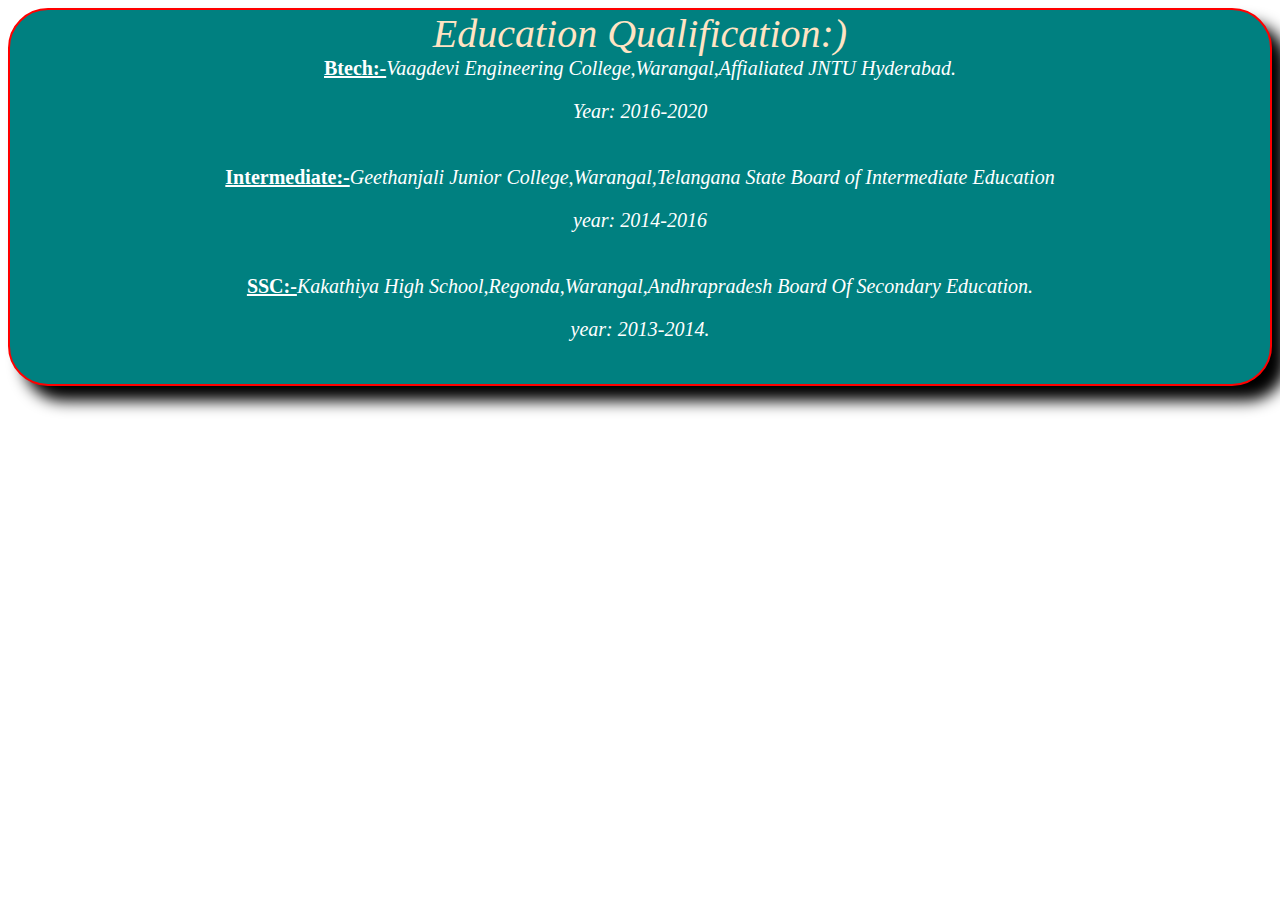
<file: education.html>
<html>
<head>
  <link rel="stylesheet" href="style.css">
</head>
<body>
  <div class="container">
     <div class="row">
        <div class="col-md-10" id="edu"><i>Education Qualification:)</i><br>
          <div class="edu1">
            <b style="text-decoration: underline;">Btech:-</b><i>Vaagdevi Engineering College,Warangal,Affialiated JNTU Hyderabad.<p>Year: 2016-2020</p></i><br>
              <b style="text-decoration: underline;">Intermediate:-</b><i>Geethanjali Junior College,Warangal,Telangana State Board of Intermediate Education<p>year: 2014-2016</p></i><br>
              <b style="text-decoration: underline;">SSC:-</b><i>Kakathiya High School,Regonda,Warangal,Andhrapradesh Board Of Secondary Education.<p>year: 2013-2014.</p></i><br>
          </div>
        </div>
     </div>
    </div>    

</body>
</html>
</file>
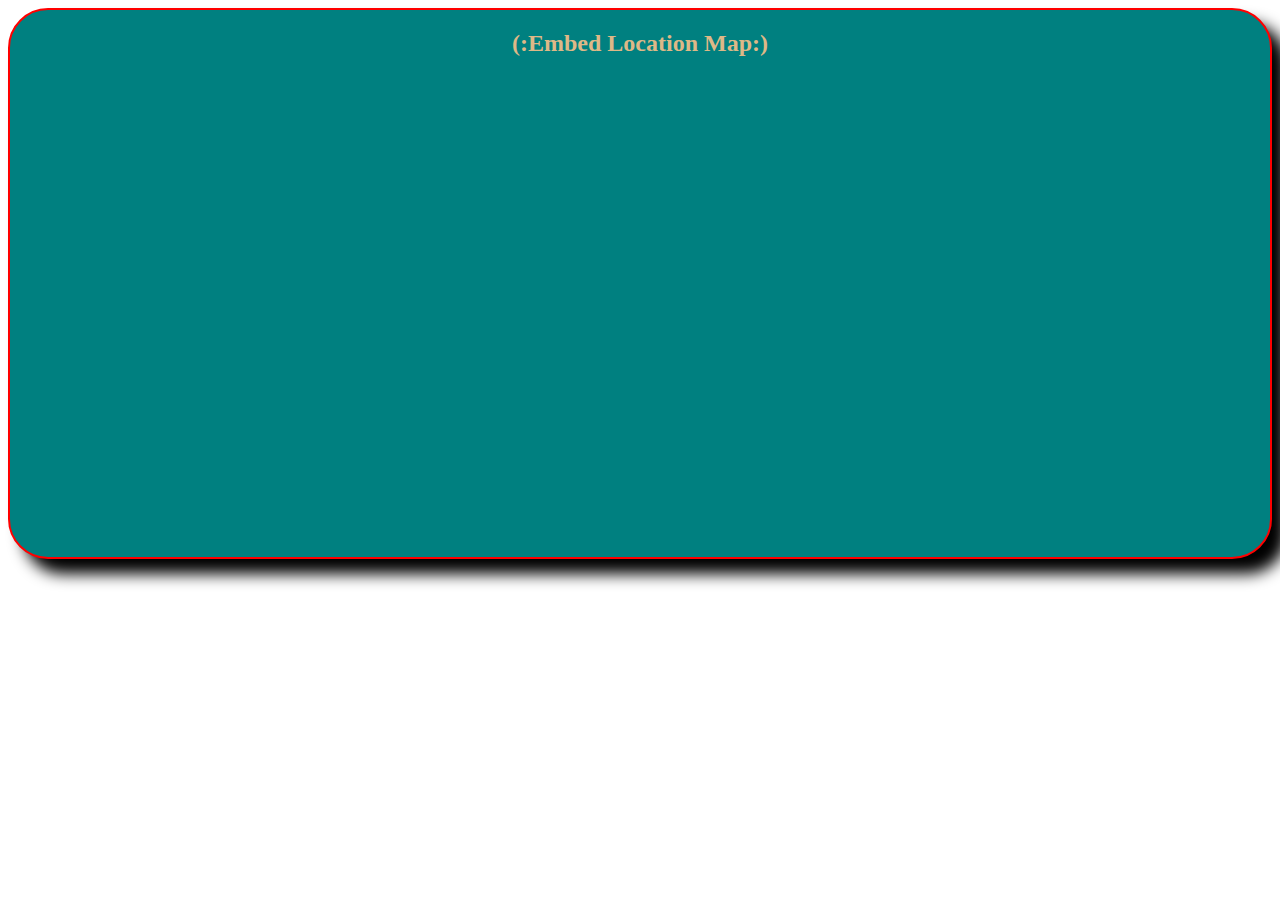
<file: location.html>
<html>
<head>
  <link rel="stylesheet" href="style.css">  
</head>
<body>
   <div class="container">
       <div class="row">
         <div class="col-md-11">
             <h2 style="font-family: cursive; color: burlywood; text-align: center;">(:Embed Location Map:)</h2>
            <iframe src="https://www.google.com/maps/embed?pb=!1m18!1m12!1m3!1d121838.24120183625!2d78.37585368647572!3d17.390417423800752!2m3!1f0!2f0!3f0!3m2!1i1024!2i768!4f13.1!3m3!1m2!1s0x3bcb99daeaebd2c7%3A0x8bdfcb9125972333!2sHyderabad%2C%20Telangana!5e0!3m2!1sen!2sin!4v1706251395980!5m2!1sen!2sin" width="600" height="450" style="border:0; margin-left: 280px; margin-bottom: 30px;" allowfullscreen="" loading="lazy" referrerpolicy="no-referrer-when-downgrade"></iframe>
           </div>
        </div>
    </div>
</body>
</html>
</file>
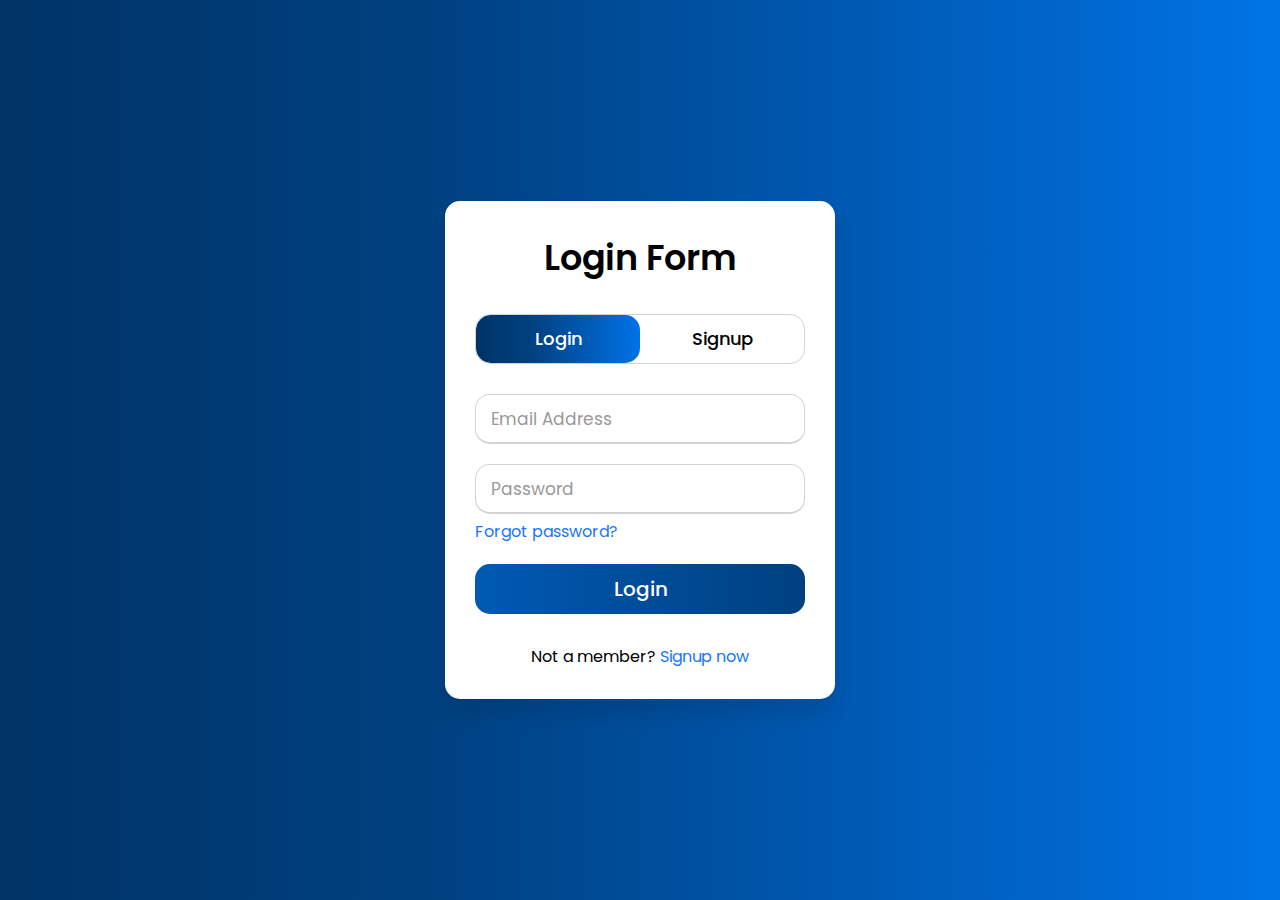
<file: login.html>
<html>
<head>
  <link rel="stylesheet" href="#"> 
    <style>
      @import url('https://fonts.googleapis.com/css?family=Poppins:400,500,600,700&display=swap');
*{
  margin: 0;
  padding: 0;
  box-sizing: border-box;
  font-family: 'Poppins', sans-serif;
}
html,body{
  display: grid;
  height: 100%;
  width: 100%;
  place-items: center;
  background: -webkit-linear-gradient(left, #003366,#004080,#0059b3
, #0073e6);
}
::selection{
  background: #1a75ff;
  color: #fff;
}
.wrapper{
  overflow: hidden;
  max-width: 390px;
  background: #fff;
  padding: 30px;
  border-radius: 15px;
  box-shadow: 0px 15px 20px rgba(0,0,0,0.1);
}
.wrapper .title-text{
  display: flex;
  width: 200%;
}
.wrapper .title{
  width: 50%;
  font-size: 35px;
  font-weight: 600;
  text-align: center;
  transition: all 0.6s cubic-bezier(0.68,-0.55,0.265,1.55);
}
.wrapper .slide-controls{
  position: relative;
  display: flex;
  height: 50px;
  width: 100%;
  overflow: hidden;
  margin: 30px 0 10px 0;
  justify-content: space-between;
  border: 1px solid lightgrey;
  border-radius: 15px;
}
.slide-controls .slide{
  height: 100%;
  width: 100%;
  color: #fff;
  font-size: 18px;
  font-weight: 500;
  text-align: center;
  line-height: 48px;
  cursor: pointer;
  z-index: 1;
  transition: all 0.6s ease;
}
.slide-controls label.signup{
  color: #000;
}
.slide-controls .slider-tab{
  position: absolute;
  height: 100%;
  width: 50%;
  left: 0;
  z-index: 0;
  border-radius: 15px;
  background: -webkit-linear-gradient(left,#003366,#004080,#0059b3
, #0073e6);
  transition: all 0.6s cubic-bezier(0.68,-0.55,0.265,1.55);
}
input[type="radio"]{
  display: none;
}
#signup:checked ~ .slider-tab{
  left: 50%;
}
#signup:checked ~ label.signup{
  color: #fff;
  cursor: default;
  user-select: none;
}
#signup:checked ~ label.login{
  color: #000;
}
#login:checked ~ label.signup{
  color: #000;
}
#login:checked ~ label.login{
  cursor: default;
  user-select: none;
}
.wrapper .form-container{
  width: 100%;
  overflow: hidden;
}
.form-container .form-inner{
  display: flex;
  width: 200%;
}
.form-container .form-inner form{
  width: 50%;
  transition: all 0.6s cubic-bezier(0.68,-0.55,0.265,1.55);
}
.form-inner form .field{
  height: 50px;
  width: 100%;
  margin-top: 20px;
}
.form-inner form .field input{
  height: 100%;
  width: 100%;
  outline: none;
  padding-left: 15px;
  border-radius: 15px;
  border: 1px solid lightgrey;
  border-bottom-width: 2px;
  font-size: 17px;
  transition: all 0.3s ease;
}
.form-inner form .field input:focus{
  border-color: #1a75ff;
  /* box-shadow: inset 0 0 3px #fb6aae; */
}
.form-inner form .field input::placeholder{
  color: #999;
  transition: all 0.3s ease;
}
form .field input:focus::placeholder{
  color: #1a75ff;
}
.form-inner form .pass-link{
  margin-top: 5px;
}
.form-inner form .signup-link{
  text-align: center;
  margin-top: 30px;
}
.form-inner form .pass-link a,
.form-inner form .signup-link a{
  color: #1a75ff;
  text-decoration: none;
}
.form-inner form .pass-link a:hover,
.form-inner form .signup-link a:hover{
  text-decoration: underline;
}
form .btn{
  height: 50px;
  width: 100%;
  border-radius: 15px;
  position: relative;
  overflow: hidden;
}
form .btn .btn-layer{
  height: 100%;
  width: 300%;
  position: absolute;
  left: -100%;
  background: -webkit-linear-gradient(right,#003366,#004080,#0059b3
, #0073e6);
  border-radius: 15px;
  transition: all 0.4s ease;;
}
form .btn:hover .btn-layer{
  left: 0;
}
form .btn input[type="submit"]{
  height: 100%;
  width: 100%;
  z-index: 1;
  position: relative;
  background: none;
  border: none;
  color: #fff;
  padding-left: 0;
  border-radius: 15px;
  font-size: 20px;
  font-weight: 500;
  cursor: pointer;
}
    </style>
    <script src="main.js"></script>
</head>
<body>
      <div class="wrapper">
      <div class="title-text">
        <div class="title login">Login Form</div>
        <div class="title signup">Signup Form</div>
      </div>
      <div class="form-container">
        <div class="slide-controls">
          <input type="radio" name="slide" id="login" checked>
          <input type="radio" name="slide" id="signup">
          <label for="login" class="slide login">Login</label>
          <label for="signup" class="slide signup">Signup</label>
          <div class="slider-tab"></div>
        </div>
        <div class="form-inner">
          <form action="#" class="login">
            <div class="field">
              <input type="text" placeholder="Email Address" required>
            </div>
            <div class="field">
              <input type="password" placeholder="Password" required>
            </div>
            <div class="pass-link"><a href="#">Forgot password?</a></div>
            <div class="field btn">
              <div class="btn-layer"></div>
              <input type="submit" value="Login">
            </div>
            <div class="signup-link">Not a member? <a href="">Signup now</a></div>
          </form>
          <form action="#" class="signup">
            <div class="field">
              <input type="text" placeholder="Email Address" required>
            </div>
            <div class="field">
              <input type="password" placeholder="Password" required>
            </div>
            <div class="field">
              <input type="password" placeholder="Confirm password" required>
            </div>
            <div class="field btn">
              <div class="btn-layer"></div>
              <input type="submit" value="Signup">
            </div>
          </form>
        </div>
      </div>
    </div>

</body>
</html>
</file>
<file: style.css>
#image{
    width: 300px;
    height: 300px;
    border-radius: 50%;
    margin-top: 10px;
    margin-bottom: 10px;
    border: 5px dashed red;
    box-shadow: 10px 10px 10px 10px;
}
.name{
    font-size: 20px;
    color: white;
    margin-left: 100px;
}
.row{
    border: 2px solid red;
    border-radius: 40px;
    background-color: teal;
    box-shadow: 15px 15px 15px;
}
#image:hover{
    background-color:yellow;
}
.row1{
    background-color: aqua;
}
#edu{
    font-size: 40px;
    color: bisque;
    text-align: center;
    
}
.edu1{
    font-size: 20px;
    color: white;
    text-decoration:none;
}
#skill{
    text-align: center;
    color:coral;
    column-gap: 3px;
    font-size: 25px;
    margin-bottom: 10px;
}
#container{
    margin-right: 170px;
    margin-left: 170px;
}
</file>
